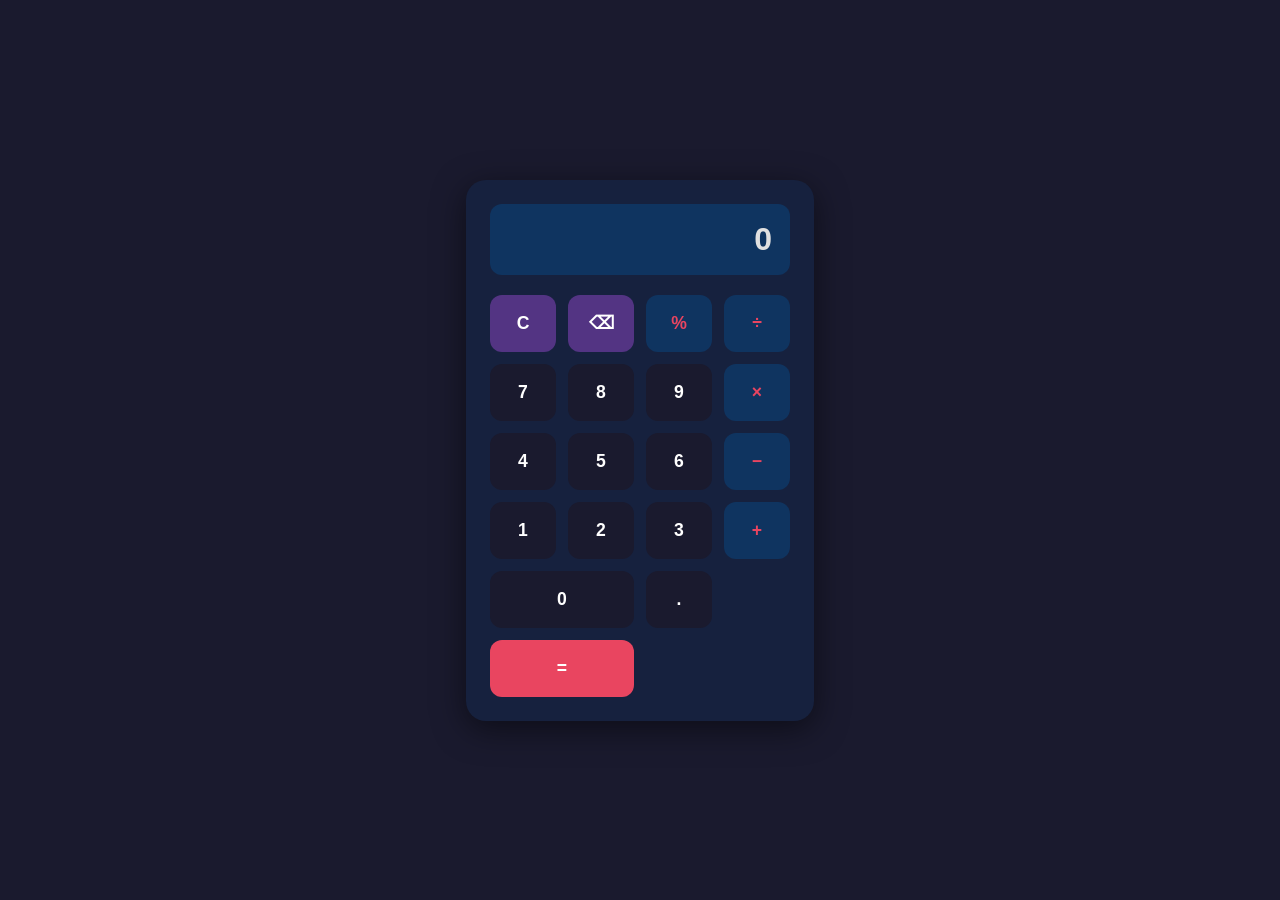
<file: index.html>
<!DOCTYPE html>
<html lang="en">

<head>
  <meta charset="UTF-8" />
  <meta name="viewport" content="width=device-width, initial-scale=1.0" />
  <title>Calculator</title>
  <link rel="stylesheet" href="style.css">
</head>

<body>

  <div class="calculator">

    <!-- ── Display ── -->
    <div class="display">
      <input type="text" id="screen" value="0" readonly />
    </div>

    <!-- ── Buttons ── -->
    <div class="buttons">

      <!-- Row 1: Clear, Delete, %, ÷ -->
      <button class="btn btn-util" onclick="clearScreen()">C</button>
      <button class="btn btn-util" onclick="deleteLast()">⌫</button>
      <button class="btn btn-op"   onclick="appendToScreen('%')">%</button>
      <button class="btn btn-op"   onclick="appendToScreen('/')">÷</button>

      <!-- Row 2: 7 8 9 × -->
      <button class="btn btn-num"  onclick="appendToScreen('7')">7</button>
      <button class="btn btn-num"  onclick="appendToScreen('8')">8</button>
      <button class="btn btn-num"  onclick="appendToScreen('9')">9</button>
      <button class="btn btn-op"   onclick="appendToScreen('*')">×</button>

      <!-- Row 3: 4 5 6 − -->
      <button class="btn btn-num"  onclick="appendToScreen('4')">4</button>
      <button class="btn btn-num"  onclick="appendToScreen('5')">5</button>
      <button class="btn btn-num"  onclick="appendToScreen('6')">6</button>
      <button class="btn btn-op"   onclick="appendToScreen('-')">−</button>

      <!-- Row 4: 1 2 3 + -->
      <button class="btn btn-num"  onclick="appendToScreen('1')">1</button>
      <button class="btn btn-num"  onclick="appendToScreen('2')">2</button>
      <button class="btn btn-num"  onclick="appendToScreen('3')">3</button>
      <button class="btn btn-op"   onclick="appendToScreen('+')">+</button>

      <!-- Row 5: 0 . = -->
      <button class="btn btn-zero" onclick="appendToScreen('0')">0</button>
      <button class="btn btn-num"  onclick="appendToScreen('.')">.</button>
      <button class="btn btn-eq"   onclick="calculate()">=</button>

    </div>
  </div>

  <!-- <script>
    var screen = document.getElementById('screen');

    function appendToScreen(value) {
      if (screen.value === '0' && value !== '.') {
        screen.value = value;
      } else {
        screen.value += value;
      }
    }

    function clearScreen() {
      screen.value = '0';
    }

    function deleteLast() {
      if (screen.value.length > 1) {
        screen.value = screen.value.slice(0, -1);
      } else {
        screen.value = '0';
      }
    }

    function calculate() {
      try {
        var result = eval(screen.value);
        screen.value = result;
      } catch (e) {
        screen.value = 'Error';
      }
    }
  </script> -->

</body>
</html>
</file>
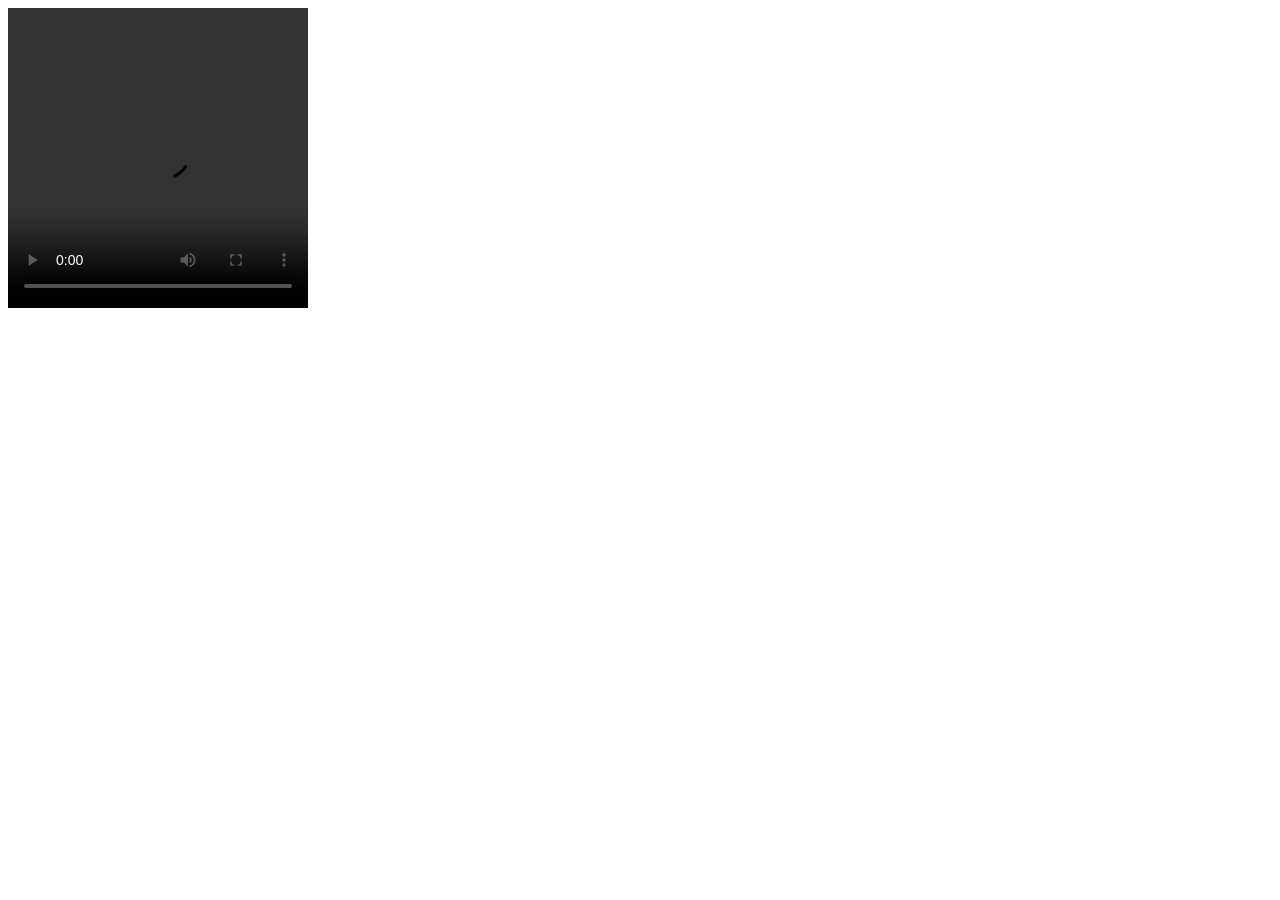
<file: audiovideo.html>
<!DOCTYPE html>
<html lang="en">
<head>
    <meta charset="UTF-8">
    <meta name="viewport" content="width=device-width, initial-scale=1.0">
    <title>My Webpage</title>
</head>
<body>
    <!-- audio and video-->
     <video src="1. HTML - Introduction.mp4" controls width="300" height="300"></video>
</body>
</html>
</file>
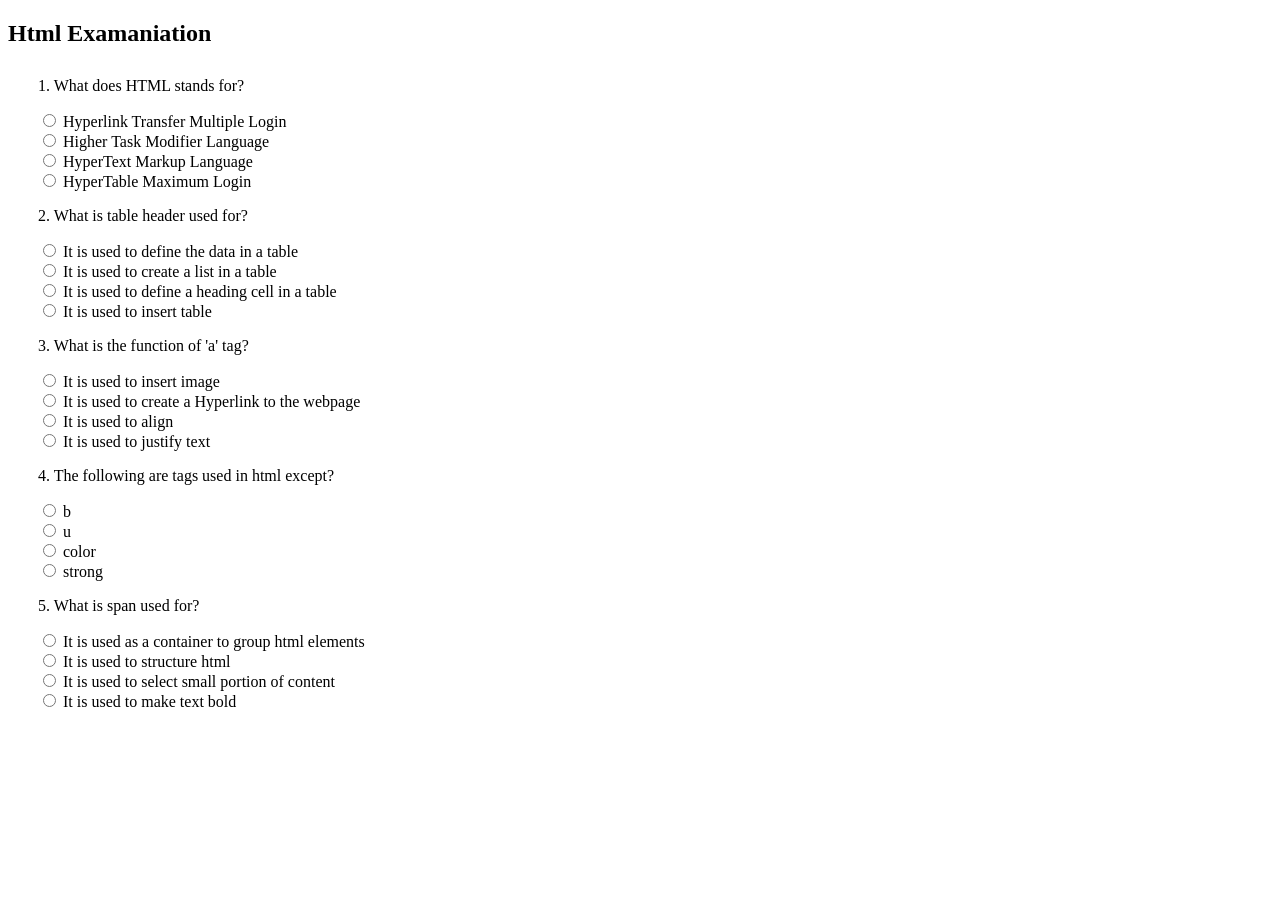
<file: exam.html>
<!DOCTYPE html>
<html>
    <head>
        <title>Exam questions</title>
    </head>
    <body>
        <h2>Html Examaniation</h2>
        <form action="" style="margin: 30px;">
            <p>1. What does HTML stands for?</p>
            <input type="radio" name="Q1" id="a1">
            <label for="a1">Hyperlink Transfer Multiple Login</label><br>
            <input type="radio" name="Q1" id="b1">
            <label for="b1">Higher Task Modifier Language</label><br>
            <input type="radio" name="Q1" id="c1">
            <label for="c1">HyperText Markup Language</label><br>
            <input type="radio" name="Q1" id="d1">
            <label for="d1">HyperTable Maximum Login</label><br>

            <p>2. What is table header used for?</p>
            <input type="radio" name="Q2" id="a2">
            <label for="a2">It is used to define the data in a table</label><br>
            <input type="radio" name="Q2" id="b2">
            <label for="b2">It is used to create a list in a table</label><br>
            <input type="radio" name="Q2" id="c2">
            <label for="c2"> It is used to define a heading cell in a table</label><br>
            <input type="radio" name="Q2" id="d2">
            <label for="d2">It is used to insert table</label><br>

            <p>3. What is the function of 'a' tag?</p>
            <input type="radio" name="Q3" id="a3">
            <label for="a3">It is used to insert image</label><br>
            <input type="radio" name="Q3" id="b3">
            <label for="b3"> It is used to create a Hyperlink to the webpage</label><br>
            <input type="radio" name="Q3" id="c3">
            <label for="c3">It is used to align</label><br>
            <input type="radio" name="Q3" id="d3">
            <label for="d3">It is used to justify text</label><br>

            <p>4. The following are tags used in html except?</p>
            <input type="radio" name="Q4 id="a4">
            <label for="a4">b</label><br>
            <input type="radio" name="Q4" id="b4">
            <label for="b4">u</label><br>
            <input type="radio" name="Q4" id="c4">
            <label for="c4">color</label><br>
            <input type="radio" name="Q4" id="d4">
            <label for="d4">strong</label><br>

            <p>5. What is span used for?</p>
            <input type="radio" name="Q5" id="a5">
            <label for="a5">It is used as a container to group html elements</label><br>
            <input type="radio" name="Q5" id="b5">
            <label for="b5">It is used to structure html</label><br>
            <input type="radio" name="Q5" id="c5">
            <label for="c5">It is used to select small portion of content</label><br>
            <input type="radio" name="Q5" id="d5">
            <label for="d5">It is used to make text bold</label><br><br>
        </form>
    </body>
</html>
</file>
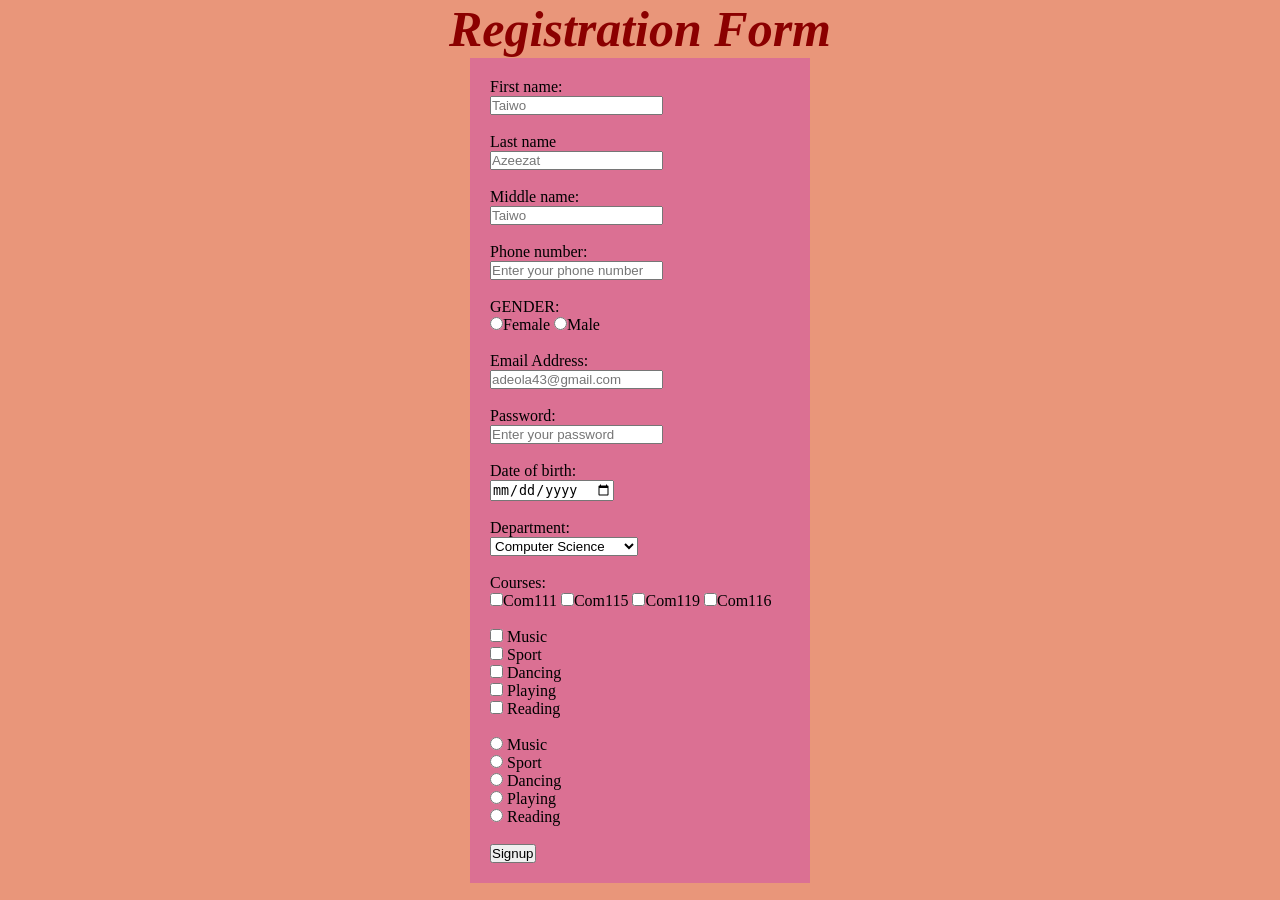
<file: Form.html>
<!DOCTYPE html>
<html>
    <head>
        <title>Registration form</title>
            <link rel="stylesheet" href="table.css">
    </head>

    <body>
        <div>
            <h2>Registration Form</h2>
            <form action="" class="form">
                <label for="name">First name:</label><br>
                <input type="text" placeholder="Taiwo" id=""><br><br>
                <label for="name">Last name</label><br>
                <input type="text" placeholder="Azeezat"><br><br>
                <label for="name">Middle name:</label><br>
                <input type="text" placeholder="Taiwo"><br><br>
                <label for="Contact">Phone number:</label><br>
                <input type="text" placeholder="Enter your phone number"><br><br>
                <label>GENDER:</label> <br>
                <input type="radio" name="gender" id="female">Female
                <input type="radio" name="gender" id="male">Male <br><br>
                
                <label for="Email">Email Address:</label><br>
                <input type="Email" placeholder="adeola43@gmail.com" id="email"><br><br>
                <label for="password">Password:</label> <br>
                <input type="text" placeholder="Enter your password"><br><br>
                <label for="date of birth">Date of birth:</label><br>
                <input type="date"><br><br>
                <label for="">Department:</label><br>
                <select name="department" id="department">
                    <option value="computer science">Computer Science</option>
                    <option value="slt">SLT</option>
                    <option value="marketing">Marketing</option>
                    <option value=""mass communication>Mass communication</option>
                </select><br><br>
            <label for="courses">Courses:</label><br>
            <input type="checkbox" name="com111" id="com111">Com111
            <input type="checkbox" name="com115" id="com115">Com115
            <input type="checkbox" name="com1119" id="com119">Com119
            <input type="checkbox" name="com116" id="com116">Com116 <br><br>

            <input type="checkbox" name="hobby">
            <label for="hobby">Music</label><br>
            <input type="checkbox" name="hobby">
            <label for="hobby">Sport</label><br>
            <input type="checkbox" name="hobby">
            <label for="hobby">Dancing</label><br>
            <input type="checkbox" name="hobby">
            <label for="hobby">Playing</label><br>
            <input type="checkbox" name="hobby">
            <label for="hobby">Reading</label><br><br>

            <input type="radio" name="hobby">
            <label for="hobby">Music</label><br>
            <input type="radio" name="hobby">
            <label for="hobby">Sport</label><br>
            <input type="radio" name="hobby">
            <label for="hobby">Dancing</label><br>
            <input type="radio" name="hobby">
            <label for="hobby">Playing</label><br>
            <input type="radio" name="hobby">
            <label for="hobby">Reading</label><br><br>
            <button type="signup">Signup</button>

            </form>
        </div>
    </body>
    
</html>
</file>
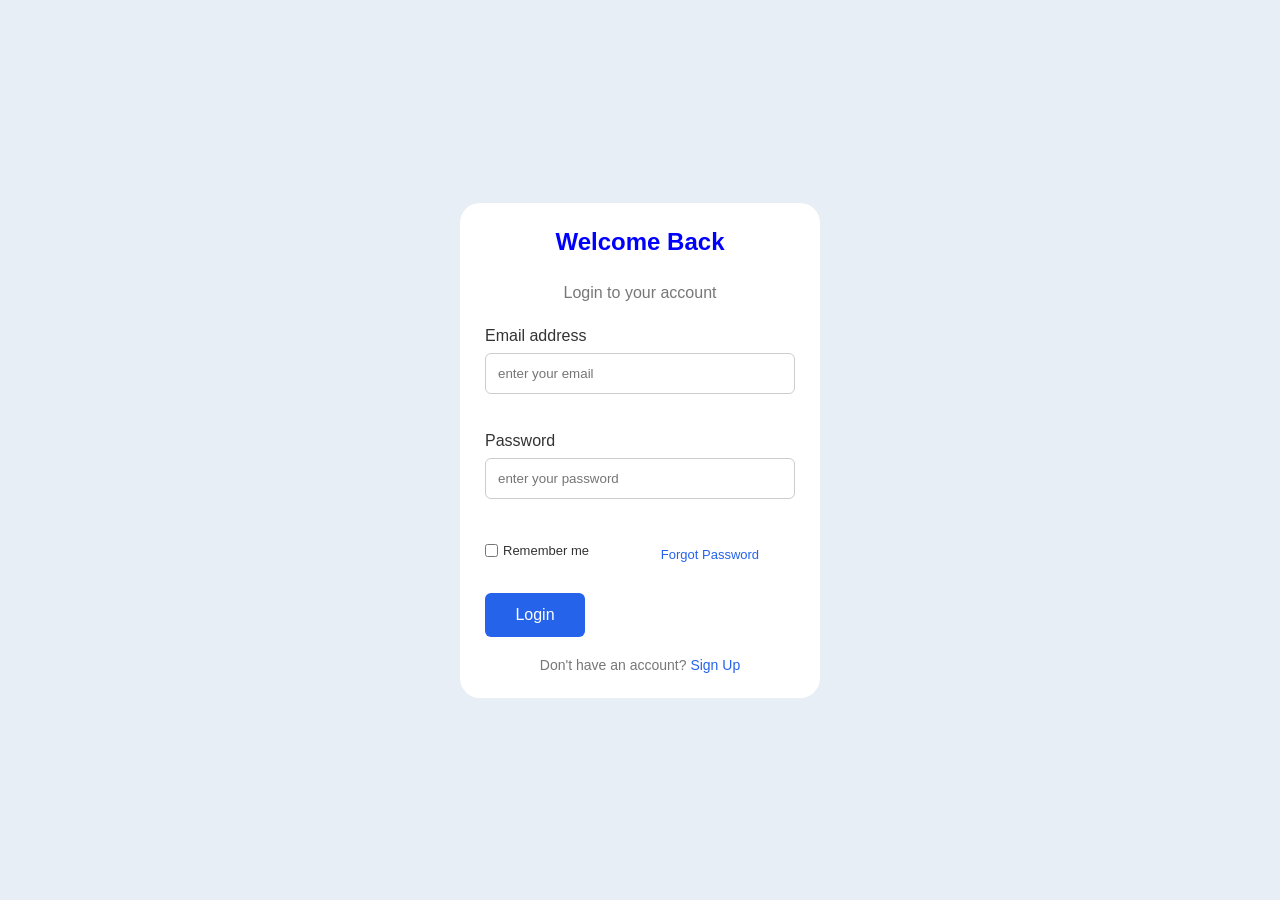
<file: loginpage.html>
<!DOCTYPE html>
<html>
    <head>
        <title>Login page</title>
    </head>
    <link rel="stylesheet" href="loginpage.css">
    <body>
    <div class="login-container">
        <form action="" class="login-box">
            <h2>Welcome Back</h2><br>
            <p>Login to your account</p>
            <label for="email">Email address</label>
            <input type="email" id="email" placeholder="enter your email" required><br><br>

            <label for="password">Password</label>
            <input type="password" id="password" placeholder="enter your password" required><br><br>

            <div class="options">
            <label for="">
                <input type="checkbox"> Remember me
            </label><br><br>
            <a href="#">Forgot Password</a><br><br>
            </div>
             <button type="submit">Login</button>

             <p class="signup">Don't have an account? <a href="#">Sign Up</a></p>
        </form>
    </div>
    </body>
</html>
</file>
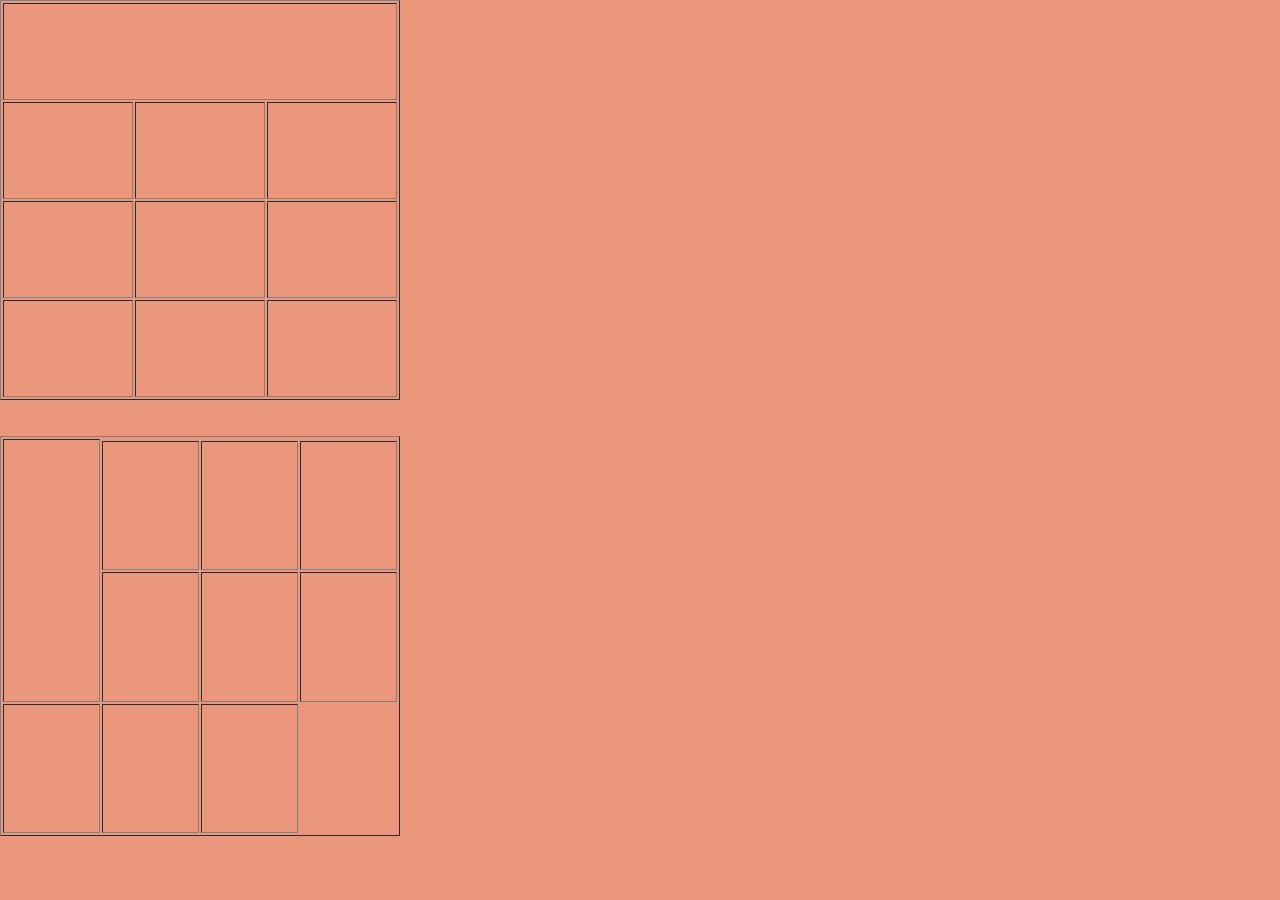
<file: Table.html>
<!DOCTYPE html>
<html lang="en">
<head>
    <meta charset="UTF-8">
    <meta name="viewport" content="width=device-width, initial-scale=1.0">
    <title>table item</title>
    <link rel="stylesheet" href="table.css">
</head>
<body>
    <table border="" class="table">
        <tr>
            <th colspan="3"></th>
        </tr>
        <tr>
            <td></td>
            <td></td>
            <td></td>
        </tr>
        <tr>
            <td></td>
            <td></td>
            <td></td>
        </tr>
        <tr>
            <td></td>
            <td></td>
            <td></td>
        </tr>
    </table><br><br>

    <table border="" class="table">
        <tr>
            <th rowspan="3"></th>
        </tr>
        <tr>
            <td></td>
            <td></td>
            <td></td>
        </tr>
        <tr>
            <td></td>
            <td></td>
            <td></td>
        </tr>
        <tr>
            <td></td>
            <td></td>
            <td></td>
        </tr>
    </table>
    
</body>
</html>
</file>
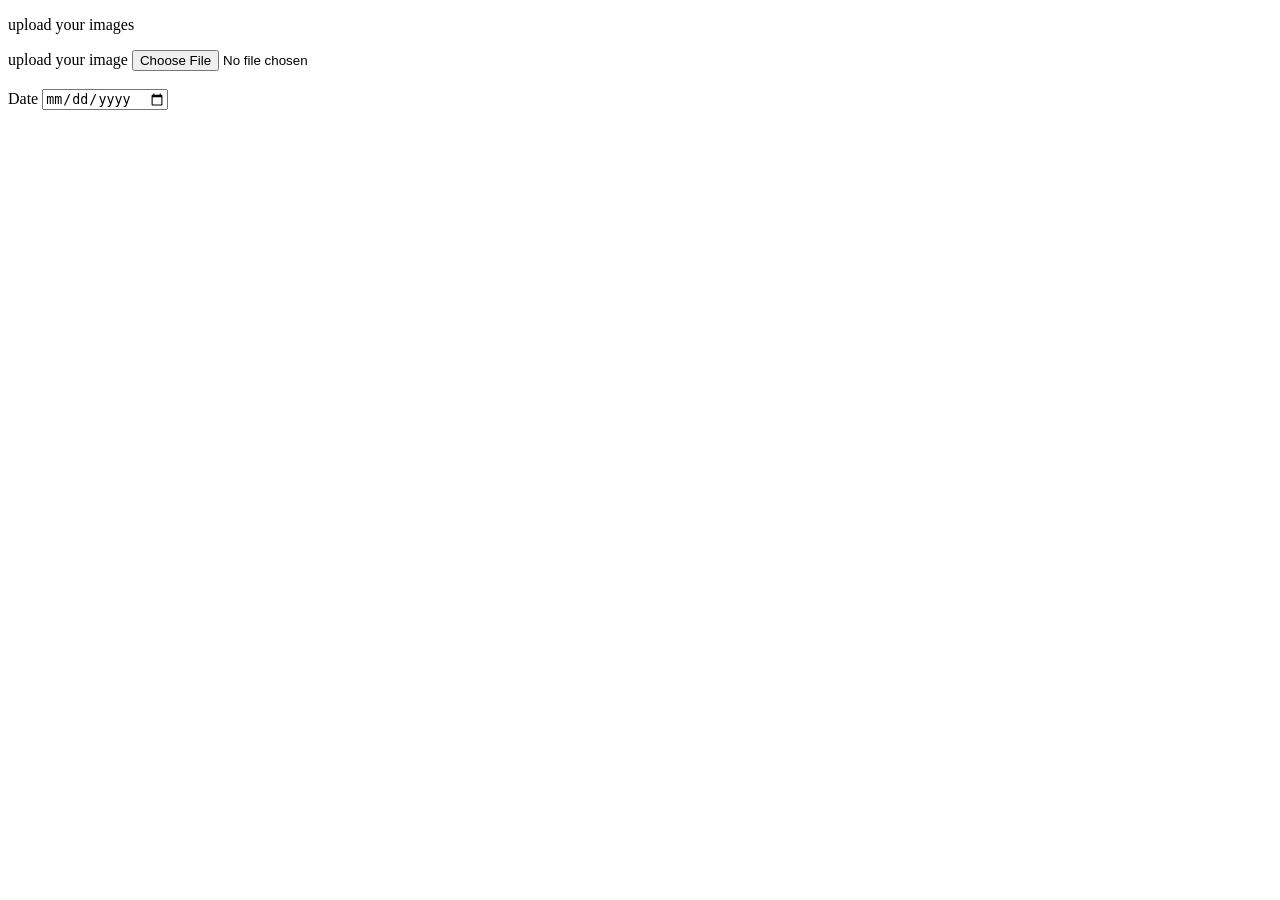
<file: uploading.html>
<!DOCTYPE html>
<html lang="en">
<head>
    <meta charset="UTF-8">
    <meta name="viewport" content="width=device-width, initial-scale=1.0">
    <title>uploading document</title>
</head>
<body>
  <p>upload your images</p>
  <label for="image">upload your image</label>
  <input type="file" accept="multiple"><br><br>
  <label for="date">Date</label>
  <input type="date" id="date">  
</body>
</html>
</file>
<file: style.css>
/* ── Page background ── */
    body {
      margin: 0;
      min-height: 100vh;
      display: flex;
      align-items: center;
      justify-content: center;
      background-color: #1a1a2e;
      font-family: Arial, sans-serif;
    }

    /* ── Calculator shell ── */
    .calculator {
      background-color: #16213e;
      border-radius: 20px;
      padding: 24px;
      box-shadow: 0 8px 32px rgba(0, 0, 0, 0.5);
      width: 300px;
    }

    /* ── Display screen ── */
    .display {
      background-color: #0f3460;
      border-radius: 12px;
      padding: 16px;
      margin-bottom: 20px;
      text-align: right;
    }

    .display input {
      width: 100%;
      background: none;
      border: none;
      color: #e0e0e0;
      font-size: 2rem;
      font-weight: bold;
      text-align: right;
      outline: none;
      cursor: default;
      box-sizing: border-box;
    }

    /* ── Button grid ── */
    .buttons {
      display: grid;
      grid-template-columns: repeat(4, 1fr);
      gap: 12px;
    }

    /* ── Base button style ── */
    .btn {
      padding: 18px 10px;
      border: none;
      border-radius: 12px;
      font-size: 1.1rem;
      font-weight: bold;
      cursor: pointer;
      transition: transform 0.1s, opacity 0.1s;
    }

    .btn:active {
      transform: scale(0.93);
      opacity: 0.85;
    }

    /* Number buttons */
    .btn-num {
      background-color: #1a1a2e;
      color: #ffffff;
    }

    /* Operator buttons */
    .btn-op {
      background-color: #0f3460;
      color: #e94560;
    }

    /* Equals button */
    .btn-eq {
      background-color: #e94560;
      color: #ffffff;
      grid-column: span 2;
    }

    /* Clear / Delete buttons */
    .btn-util {
      background-color: #533483;
      color: #ffffff;
    }

    /* Zero spans 2 columns */
    .btn-zero {
      background-color: #1a1a2e;
      color: #ffffff;
      grid-column: span 2;
    }
</file>
<file: table.css>
* {
    margin: 0;
    padding: 0;

}
.table {
    width: 400px;
    height: 400px;
}

body {
background-color: darksalmon;
}



.form 
{background-color:palevioletred;
width: 300px;
padding: 20px;
margin: auto;
border-radius: 12;
}

form h2 {color: indigo; font-size: 50px;}


h2 
{text-align: center;
    font-style: italic; 
    color: darkred; 
    font-size: 50px; 
    font-family: Georgia, 'Times New Roman', Times, serif;}
</file>
<file: loginpage.css>
* {
    margin: 0;
    padding: 0;
    box-sizing: border-box;
}

body {
    font-family: Arial,sans-serif;
    background-color:#e8eef5;
    min-height: 100vh;
    display: flex;
    justify-content: center;
    align-items: center;
}

.login-container {
    width: 100%;
    max-width: 400px;
    padding: 20px;
}

.login-box {
    background-color:white;
    padding: 25px;
    border-radius: 20px;
    box-shadow: 0 5px 20px rgba(red, green, blue, alpha);
}

.login-box h2 {
    text-align: center;
    margin-bottom: 10px;
    color: blue;
}

.login-box p {
text-align: center;
color: #777;
margin-bottom: 25px;
}

.login-box label {
    display: block;
    margin-bottom: 8px;
    color: #333;
}

.login-box input[type="email"],
.login-box input[type="password"] 
{
width: 100%;
padding: 12px;
border: 1px solid #ccc;
border-radius: 6px;
margin-bottom: 20px;
}

.options {
    display: flex;
    justify-content: space-between;
    align-items: center;
    margin-bottom: 20px;
}

.options label {
    display: flex;
    align-items: center;
    gap: 5px;
    font-size: 13px;
}

.options a,
.signup a {
    color: #2563eb;
    text-decoration: none;
}
.options a {
    font-size: 13px;
}

.login-box button {
    width: 100px;
    padding: 13px;
    background-color: #2563eb;
    color: white;
    border: none;
    border-radius: 6px;
    font-size: 16px;
    cursor: pointer;
}
.login-box button:hover {
    background-color: #1d4ed8;
}

.login-box .signup {
    margin-top: 20px;
    margin-bottom: 0;
    font-size: 14px;
}
</file>
